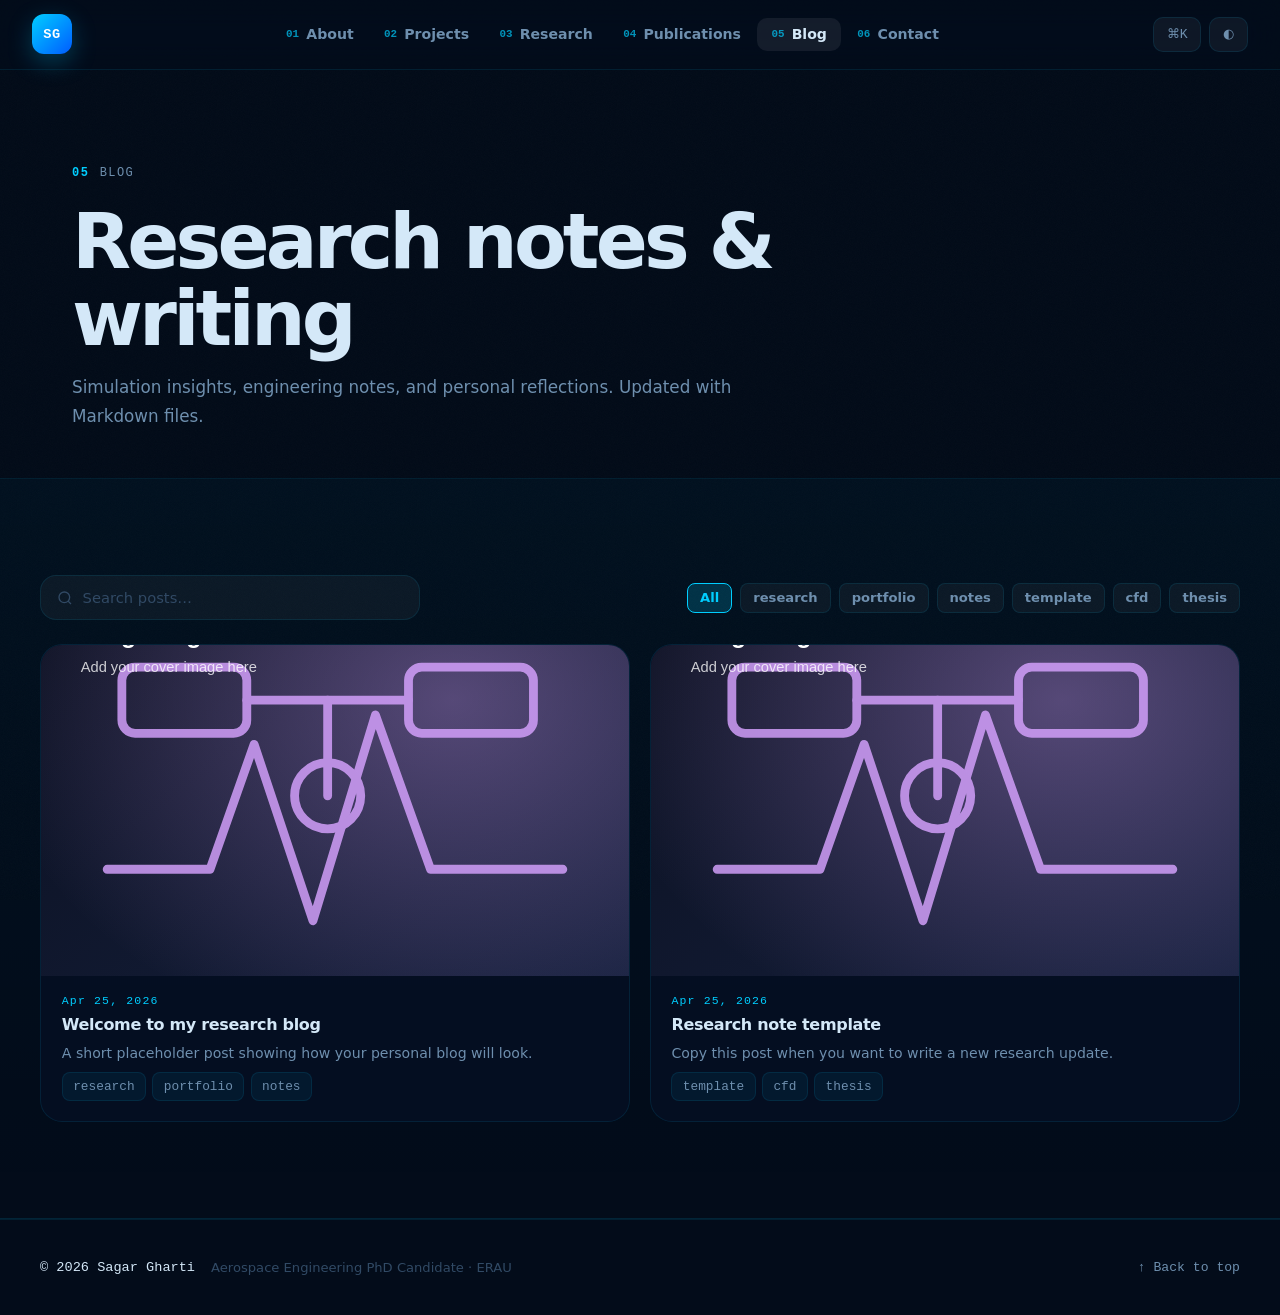
<file: blog.html>
<!doctype html>
<html lang="en">
<head>
  <meta charset="utf-8" />
  <meta name="viewport" content="width=device-width, initial-scale=1" />
  <meta name="description" content="Sagar Gharti – research notes, simulation insights, and engineering writing." />
  <title>Blog | Sagar Gharti</title>
  <link rel="icon" href="assets/images/profile-placeholder.svg" />
  <link rel="preconnect" href="https://fonts.googleapis.com" />
  <link rel="preconnect" href="https://fonts.gstatic.com" crossorigin />
  <link href="https://fonts.googleapis.com/css2?family=Outfit:wght@400;600;700;800family=Syne:wght@400;600;700;800&family=JetBrains+Monofamily=JetBrains+Mono:wght@400;500;700&display=swap" rel="stylesheet" />
  <link rel="stylesheet" href="styles.css" />
</head>
<body data-page="blog">
  <div class="progress-bar" id="progressBar"></div>
  <canvas class="flow-canvas" id="heroCanvas" aria-hidden="true"></canvas>
  <div class="noise-overlay" aria-hidden="true"></div>

  <header class="site-header" id="top">
    <a class="brand" href="index.html" aria-label="Go to home"><span class="brand-mark">SG</span></a>
    <nav class="nav" id="navMenu" aria-label="Main navigation">
      <a href="index.html#about" class="nav-link"><span class="nav-num">01</span>About</a>
      <a href="index.html#projects" class="nav-link"><span class="nav-num">02</span>Projects</a>
      <a href="index.html#research" class="nav-link"><span class="nav-num">03</span>Research</a>
      <a href="index.html#publications" class="nav-link"><span class="nav-num">04</span>Publications</a>
      <a href="blog.html" class="nav-link active"><span class="nav-num">05</span>Blog</a>
      <a href="index.html#contact" class="nav-link"><span class="nav-num">06</span>Contact</a>
    </nav>
    <div class="header-actions">
      <button class="cmd-btn" id="commandOpen" aria-label="Open command palette">⌘K</button>
      <button class="theme-btn" id="themeToggle" aria-label="Toggle theme">◐</button>
      <button class="menu-button" id="menuButton" aria-label="Open menu"><span></span><span></span><span></span></button>
    </div>
  </header>

  <main>
    <div class="section-pad subhero">
      <div class="section-label reveal"><span class="section-num">05</span><span>Blog</span></div>
      <h1 class="reveal">Research notes &amp; writing</h1>
      <p class="reveal">Simulation insights, engineering notes, and personal reflections. Updated with Markdown files.</p>
    </div>

    <section class="section section-pad section-alt">
      <div class="toolbar reveal">
        <label class="search-box">
          <svg width="16" height="16" viewBox="0 0 24 24" fill="none" stroke="currentColor" stroke-width="2"><circle cx="11" cy="11" r="8"/><line x1="21" y1="21" x2="16.65" y2="16.65"/></svg>
          <input id="blogSearch" type="search" placeholder="Search posts…" />
        </label>
        <div class="filter-chips" id="blogFilters"></div>
      </div>
      <div class="blog-grid large reveal" id="blogList"></div>
    </section>
  </main>

  <footer class="site-footer">
    <div class="footer-inner">
      <p class="footer-copy mono">© <span id="year"></span> Sagar Gharti</p>
      <p class="footer-sub">Aerospace Engineering PhD Candidate · ERAU</p>
      <a class="back-top" href="#top">↑ Back to top</a>
    </div>
  </footer>

  <div class="command-palette" id="commandPalette" aria-hidden="true">
    <div class="command-box">
      <div class="command-head"><span class="mono">Quick navigation</span><button id="commandClose" aria-label="Close">ESC</button></div>
      <input id="commandSearch" type="search" placeholder="Type: projects, blog, contact, CV…" autocomplete="off" />
      <div class="command-results" id="commandResults"></div>
    </div>
  </div>

  <script src="script.js"></script>
</body>
</html>
</file>
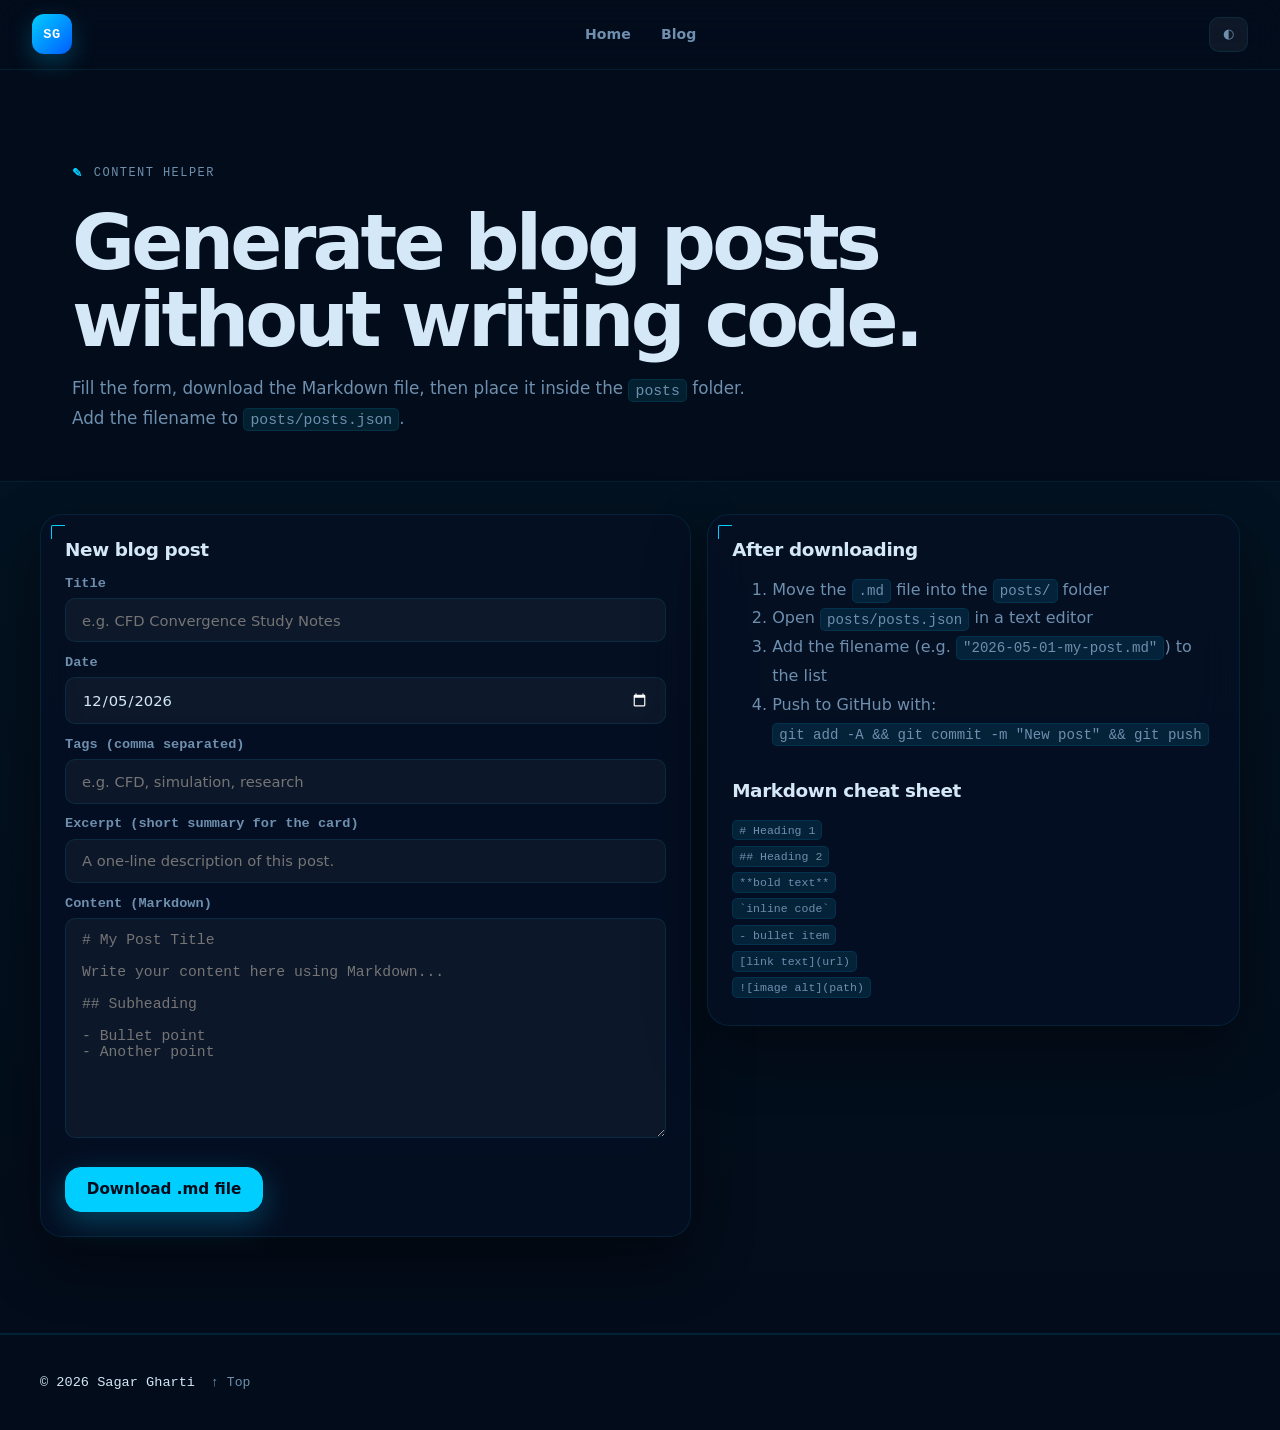
<file: content-editor.html>
<!doctype html>
<html lang="en">
<head>
  <meta charset="utf-8" />
  <meta name="viewport" content="width=device-width, initial-scale=1" />
  <title>Content helper | Sagar Gharti Portfolio</title>
  <link rel="icon" href="assets/images/profile-placeholder.svg" />
  <link rel="preconnect" href="https://fonts.googleapis.com" />
  <link rel="preconnect" href="https://fonts.gstatic.com" crossorigin />
  <link href="https://fonts.googleapis.com/css2?family=Outfit:wght@400;600;700;800family=Syne:wght@400;600;700;800&family=JetBrains+Monofamily=JetBrains+Mono:wght@400;500;700&display=swap" rel="stylesheet" />
  <link rel="stylesheet" href="styles.css" />
</head>
<body data-page="editor">
  <header class="site-header" id="top">
    <a class="brand" href="index.html"><span class="brand-mark">SG</span></a>
    <nav class="nav" id="navMenu">
      <a href="index.html" class="nav-link">Home</a>
      <a href="blog.html" class="nav-link">Blog</a>
    </nav>
    <div class="header-actions">
      <button class="theme-btn" id="themeToggle">◐</button>
      <button class="menu-button" id="menuButton"><span></span><span></span><span></span></button>
    </div>
  </header>

  <main>
    <div class="section-pad subhero">
      <div class="section-label reveal"><span class="section-num">✎</span><span>Content helper</span></div>
      <h1 class="reveal">Generate blog posts<br>without writing code.</h1>
      <p class="reveal">Fill the form, download the Markdown file, then place it inside the <code>posts</code> folder. Add the filename to <code>posts/posts.json</code>.</p>
    </div>

    <section class="section section-pad section-alt" style="padding-top:2rem;">
      <div class="editor-grid">
        <form id="postGenerator" class="glass-card editor-card">
          <div class="card-corner card-corner-tl"></div>
          <h3>New blog post</h3>
          <label>
            Title
            <input name="title" type="text" placeholder="e.g. CFD Convergence Study Notes" required />
          </label>
          <label>
            Date
            <input name="date" type="date" />
          </label>
          <label>
            Tags (comma separated)
            <input name="tags" type="text" placeholder="e.g. CFD, simulation, research" />
          </label>
          <label>
            Excerpt (short summary for the card)
            <input name="excerpt" type="text" placeholder="A one-line description of this post." />
          </label>
          <label>
            Content (Markdown)
            <textarea name="content" rows="12" placeholder="# My Post Title&#10;&#10;Write your content here using Markdown...&#10;&#10;## Subheading&#10;&#10;- Bullet point&#10;- Another point"></textarea>
          </label>
          <button class="btn btn-primary" type="submit" style="margin-top:1rem;">Download .md file</button>
        </form>

        <div class="glass-card editor-card">
          <div class="card-corner card-corner-tl"></div>
          <h3>After downloading</h3>
          <ol>
            <li>Move the <code>.md</code> file into the <code>posts/</code> folder</li>
            <li>Open <code>posts/posts.json</code> in a text editor</li>
            <li>Add the filename (e.g. <code>"2026-05-01-my-post.md"</code>) to the list</li>
            <li>Push to GitHub with:<br><code>git add -A && git commit -m "New post" && git push</code></li>
          </ol>

          <h3 style="margin-top:2rem;">Markdown cheat sheet</h3>
          <div style="font-family:var(--font-m);font-size:0.82rem;color:var(--text-dim);line-height:2;">
            <code># Heading 1</code><br>
            <code>## Heading 2</code><br>
            <code>**bold text**</code><br>
            <code>`inline code`</code><br>
            <code>- bullet item</code><br>
            <code>[link text](url)</code><br>
            <code>![image alt](path)</code><br>
          </div>
        </div>
      </div>
    </section>
  </main>

  <footer class="site-footer">
    <div class="footer-inner">
      <p class="footer-copy mono">© <span id="year"></span> Sagar Gharti</p>
      <a class="back-top" href="#top">↑ Top</a>
    </div>
  </footer>

  <script src="script.js"></script>
</body>
</html>
</file>
<file: styles.css>
/* ═══════════════════════════════════════════════════════
   SAGAR GHARTI — PORTFOLIO STYLESHEET
   Aesthetic: CFD Flow Field · Precision Engineering
   ═══════════════════════════════════════════════════════ */

/* ── Tokens ──────────────────────────────────────────── */
:root {
  color-scheme: dark;
  --bg:           #030c1a;
  --bg-alt:       #050f22;
  --surface:      rgba(5, 15, 36, 0.82);
  --surface-s:    rgba(5, 15, 36, 0.96);
  --border:       rgba(0, 200, 255, 0.1);
  --border-hi:    rgba(0, 200, 255, 0.32);
  --text:         #d4e8f8;
  --text-dim:     #6e8fae;
  --text-faint:   #314a65;
  --cyan:         #00ceff;
  --cyan-glow:    rgba(0, 206, 255, 0.18);
  --gold:         #f5a623;
  --gold-glow:    rgba(245, 166, 35, 0.15);
  --green:        #00e8a4;
  --danger:       #ff4d6a;
  --glow:         0 0 40px rgba(0, 206, 255, 0.14);
  --shadow:       0 24px 60px rgba(0, 0, 0, 0.45);
  --r-xl:         22px;
  --r-lg:         16px;
  --r-md:         10px;
  --max:          1200px;
  --font-d:       'Syne', system-ui, sans-serif;
  --font-m:       'JetBrains Mono', 'Courier New', monospace;
}

body.light {
  color-scheme: light;
  --bg:           #f0f5ff;
  --bg-alt:       #e6eeff;
  --surface:      rgba(255, 255, 255, 0.85);
  --surface-s:    rgba(255, 255, 255, 0.97);
  --border:       rgba(0, 100, 160, 0.12);
  --border-hi:    rgba(0, 100, 180, 0.35);
  --text:         #0d1f3c;
  --text-dim:     #3d5a7a;
  --text-faint:   #8aabcc;
  --glow:         0 0 40px rgba(0, 120, 200, 0.1);
  --shadow:       0 24px 60px rgba(0, 60, 120, 0.12);
}

/* ── Reset ───────────────────────────────────────────── */
*, *::before, *::after { box-sizing: border-box; }
html { scroll-behavior: smooth; }
body {
  margin: 0;
  font-family: var(--font-d);
  background: var(--bg);
  color: var(--text);
  min-height: 100vh;
  overflow-x: hidden;
  -webkit-font-smoothing: antialiased;
}
a { color: inherit; text-decoration: none; }
img { max-width: 100%; display: block; }
button { font-family: inherit; }

/* ── Background effects ──────────────────────────────── */
.flow-canvas {
  position: fixed;
  inset: 0;
  width: 100%;
  height: 100%;
  pointer-events: none;
  opacity: 0.4;
  z-index: -2;
}
.noise-overlay {
  position: fixed;
  inset: 0;
  z-index: -1;
  pointer-events: none;
  opacity: 0.025;
  background-image: url("data:image/svg+xml,%3Csvg viewBox='0 0 256 256' xmlns='http://www.w3.org/2000/svg'%3E%3Cfilter id='n'%3E%3CfeTurbulence type='fractalNoise' baseFrequency='0.9' numOctaves='4' stitchTiles='stitch'/%3E%3C/filter%3E%3Crect width='100%25' height='100%25' filter='url(%23n)'/%3E%3C/svg%3E");
  background-size: 200px 200px;
}

/* ── Progress bar ────────────────────────────────────── */
.progress-bar {
  position: fixed;
  top: 0; left: 0;
  height: 2px;
  width: 0;
  z-index: 999;
  background: linear-gradient(90deg, var(--cyan), var(--gold));
  transition: width 0.1s linear;
}

/* ── Corner bracket decorations ──────────────────────── */
.card-corner {
  position: absolute;
  width: 14px;
  height: 14px;
  pointer-events: none;
}
.card-corner-tl { top: 10px; left: 10px; border-top: 1.5px solid var(--cyan); border-left: 1.5px solid var(--cyan); border-radius: 2px 0 0 0; }
.card-corner-br { bottom: 10px; right: 10px; border-bottom: 1.5px solid var(--cyan); border-right: 1.5px solid var(--cyan); border-radius: 0 0 2px 0; }

/* ── Header ──────────────────────────────────────────── */
.site-header {
  position: sticky;
  top: 0;
  z-index: 50;
  display: flex;
  align-items: center;
  justify-content: space-between;
  padding: 0.9rem 2rem;
  max-width: 100%;
  backdrop-filter: blur(20px) saturate(160%);
  background: rgba(3, 12, 26, 0.75);
  border-bottom: 1px solid var(--border);
}
body.light .site-header {
  background: rgba(240, 245, 255, 0.8);
}
.site-header.compact { padding-top: 0.6rem; padding-bottom: 0.6rem; }

.brand {
  display: flex;
  align-items: center;
  gap: 0.75rem;
  font-family: var(--font-m);
  font-weight: 700;
  letter-spacing: 0.05em;
  flex-shrink: 0;
}
.brand-mark {
  width: 40px; height: 40px;
  display: grid; place-items: center;
  border-radius: 12px;
  background: linear-gradient(135deg, var(--cyan), #005cff);
  color: #fff;
  font-size: 0.85rem;
  font-weight: 700;
  letter-spacing: 0.04em;
  box-shadow: 0 8px 24px rgba(0, 206, 255, 0.25);
}

.nav {
  display: flex;
  gap: 0.1rem;
}
.nav-link {
  display: flex;
  align-items: center;
  gap: 0.45rem;
  padding: 0.55rem 0.9rem;
  border-radius: var(--r-md);
  color: var(--text-dim);
  font-size: 0.88rem;
  font-weight: 600;
  transition: color 150ms, background 150ms;
}
.nav-link:hover, .nav-link.active {
  color: var(--text);
  background: rgba(255, 255, 255, 0.07);
}
.nav-num {
  font-family: var(--font-m);
  font-size: 0.68rem;
  color: var(--cyan);
  opacity: 0.7;
}

.header-actions { display: flex; gap: 0.5rem; align-items: center; }

.cmd-btn, .theme-btn {
  display: flex; align-items: center; gap: 0.35rem;
  border: 1px solid var(--border);
  background: rgba(255, 255, 255, 0.05);
  color: var(--text-dim);
  border-radius: var(--r-md);
  padding: 0.55rem 0.8rem;
  cursor: pointer;
  font-family: var(--font-m);
  font-size: 0.82rem;
  transition: border-color 150ms, color 150ms;
}
.cmd-btn:hover, .theme-btn:hover { border-color: var(--border-hi); color: var(--cyan); }

.menu-button {
  display: none;
  flex-direction: column;
  gap: 4px;
  padding: 0.6rem;
  border: 1px solid var(--border);
  background: transparent;
  border-radius: var(--r-md);
  cursor: pointer;
}
.menu-button span { display: block; width: 18px; height: 1.5px; background: var(--text); transition: 200ms; }

/* ── Typography helpers ──────────────────────────────── */
.mono { font-family: var(--font-m); }
.gradient-text {
  background: linear-gradient(90deg, var(--cyan), var(--gold) 80%);
  -webkit-background-clip: text;
  color: transparent;
}

/* ── Section scaffolding ─────────────────────────────── */
.section-pad { max-width: var(--max); margin: 0 auto; padding: 6rem 2rem; }

.section-alt {
  max-width: none;
  background: linear-gradient(180deg, rgba(0, 206, 255, 0.03) 0%, transparent 100%);
  border-block: 1px solid var(--border);
}
.section-alt > * { max-width: var(--max); margin-left: auto; margin-right: auto; }
.section-alt.section-pad { max-width: none; }
.section-alt.section-pad > *:not(.section-label):not(.section-heading):not(.toolbar):not(div) {
  max-width: var(--max);
}

.section-label {
  display: flex;
  align-items: center;
  gap: 0.65rem;
  font-family: var(--font-m);
  font-size: 0.75rem;
  font-weight: 500;
  color: var(--text-dim);
  letter-spacing: 0.12em;
  text-transform: uppercase;
  margin-bottom: 1.5rem;
}
.section-num {
  color: var(--cyan);
  font-weight: 700;
}

.section-heading { max-width: 760px; margin-bottom: 2.5rem; }
.section-heading h2 {
  margin: 0 0 1rem;
  font-size: clamp(2.2rem, 4.5vw, 3.8rem);
  font-weight: 800;
  letter-spacing: -0.04em;
  line-height: 1.05;
}
.section-heading p { color: var(--text-dim); line-height: 1.75; margin: 0; font-size: 1.05rem; }

/* ── Hero ────────────────────────────────────────────── */
.hero {
  min-height: calc(100svh - 66px);
  display: grid;
  grid-template-columns: 1.15fr 0.85fr;
  gap: 3rem;
  align-items: center;
  padding-top: 5rem;
  padding-bottom: 5rem;
}

.hero-content { display: flex; flex-direction: column; gap: 0; }

.hero-eyebrow {
  display: flex;
  align-items: center;
  gap: 0.7rem;
  margin-bottom: 1.2rem;
  font-family: var(--font-m);
  font-size: 0.78rem;
  color: var(--cyan);
  letter-spacing: 0.1em;
}
.eyebrow-dot {
  width: 6px; height: 6px;
  border-radius: 50%;
  background: var(--cyan);
  box-shadow: 0 0 8px var(--cyan);
  animation: pulse-dot 2s infinite;
}
@keyframes pulse-dot {
  0%, 100% { opacity: 1; box-shadow: 0 0 8px var(--cyan); }
  50% { opacity: 0.5; box-shadow: 0 0 2px var(--cyan); }
}

.hero-title { margin: 0; display: flex; flex-direction: column; }
.name-line {
  font-size: clamp(3.5rem, 8vw, 7.5rem);
  font-weight: 800;
  letter-spacing: -0.065em;
  line-height: 0.9;
  margin-bottom: 0.15em;
}
.role-line {
  font-size: clamp(1.8rem, 4vw, 3.8rem);
  font-weight: 700;
  letter-spacing: -0.04em;
  line-height: 1;
  min-height: 1.2em;
}
.cursor-blink {
  color: var(--cyan);
  animation: blink 1s step-end infinite;
  font-weight: 300;
}
@keyframes blink { 50% { opacity: 0; } }

.hero-lede {
  color: var(--text-dim);
  font-size: 1.12rem;
  line-height: 1.75;
  max-width: 580px;
  margin: 1.6rem 0 0;
}

.hero-actions {
  display: flex;
  flex-wrap: wrap;
  gap: 0.75rem;
  margin-top: 2rem;
}

/* ── Hero card ───────────────────────────────────────── */
.hero-card {
  position: relative;
  border: 1px solid var(--border);
  border-radius: var(--r-xl);
  background: var(--surface);
  box-shadow: var(--shadow), inset 0 0 0 1px rgba(255,255,255,0.03);
  backdrop-filter: blur(24px);
  overflow: hidden;
  transition: transform 300ms ease, box-shadow 300ms ease;
}
.hero-card:hover {
  transform: translateY(-4px);
  box-shadow: var(--shadow), var(--glow);
}

.profile-img-frame {
  border-radius: var(--r-xl) var(--r-xl) 0 0;
  overflow: hidden;
  border-bottom: 1px solid var(--border);
  background: rgba(255,255,255,0.03);
}
.profile-img-frame img {
  width: 100%;
  aspect-ratio: 4/3;
  object-fit: cover;
}

.profile-body { padding: 1.4rem 1.5rem 1.5rem; }
.profile-status {
  display: flex;
  align-items: center;
  gap: 0.5rem;
  margin: 0 0 0.5rem;
  font-family: var(--font-m);
  font-size: 0.75rem;
  color: var(--green);
  letter-spacing: 0.06em;
}
.status-dot {
  width: 7px; height: 7px;
  border-radius: 50%;
  background: var(--green);
  box-shadow: 0 0 8px var(--green);
  animation: pulse-dot 2.4s infinite;
  flex-shrink: 0;
}

.profile-name { margin: 0; font-size: 1.55rem; font-weight: 800; letter-spacing: -0.03em; }
.profile-school { margin: 0.3rem 0 0; color: var(--text-dim); font-size: 0.92rem; }
.profile-divider { height: 1px; background: var(--border); margin: 1rem 0; }
.profile-links { display: flex; gap: 0.6rem; }
.profile-link {
  flex: 1;
  display: flex;
  align-items: center;
  justify-content: center;
  gap: 0.4rem;
  padding: 0.6rem;
  border: 1px solid var(--border);
  border-radius: var(--r-md);
  background: rgba(255,255,255,0.04);
  color: var(--text-dim);
  font-size: 0.85rem;
  font-weight: 600;
  transition: border-color 150ms, color 150ms, background 150ms;
}
.profile-link:hover { border-color: var(--border-hi); color: var(--cyan); background: var(--cyan-glow); }

/* ── Buttons ─────────────────────────────────────────── */
.btn {
  display: inline-flex;
  align-items: center;
  gap: 0.4rem;
  border-radius: var(--r-lg);
  padding: 0.8rem 1.3rem;
  font-family: var(--font-d);
  font-weight: 700;
  font-size: 0.95rem;
  border: 1px solid transparent;
  cursor: pointer;
  transition: transform 160ms ease, box-shadow 160ms ease, background 160ms ease, border-color 160ms ease;
  white-space: nowrap;
}
.btn:hover { transform: translateY(-2px); }

.btn-primary {
  background: var(--cyan);
  color: #020c1a;
  border-color: var(--cyan);
  box-shadow: 0 10px 30px rgba(0, 206, 255, 0.28);
}
.btn-primary:hover { box-shadow: 0 14px 40px rgba(0, 206, 255, 0.4); }

.btn-outline {
  border-color: var(--border-hi);
  color: var(--text);
  background: transparent;
}
.btn-outline:hover { border-color: var(--cyan); color: var(--cyan); background: var(--cyan-glow); }

.btn-ghost {
  color: var(--text-dim);
  background: transparent;
  border-color: var(--border);
}
.btn-ghost:hover { color: var(--text); border-color: var(--border-hi); background: rgba(255,255,255,0.05); }

/* ── Stats strip ─────────────────────────────────────── */
.stats-strip {
  max-width: var(--max);
  margin: 0 auto;
  padding: 0 2rem 3rem;
  display: grid;
  grid-template-columns: repeat(4, 1fr);
  gap: 1rem;
}
.stat-card {
  position: relative;
  border: 1px solid var(--border);
  background: var(--surface);
  border-radius: var(--r-lg);
  padding: 1.3rem 1.4rem;
  backdrop-filter: blur(10px);
  overflow: hidden;
}
.stat-card::before {
  content: '';
  position: absolute;
  top: 0; left: 0; right: 0;
  height: 2px;
  background: linear-gradient(90deg, var(--cyan), transparent);
}
.stat-card strong {
  display: block;
  font-size: 1.35rem;
  font-weight: 800;
  letter-spacing: -0.02em;
  color: var(--text);
  margin-bottom: 0.3rem;
}
.stat-card span { color: var(--text-dim); font-size: 0.85rem; font-family: var(--font-m); }

/* ── Glass cards ─────────────────────────────────────── */
.glass-card {
  position: relative;
  border: 1px solid var(--border);
  background: var(--surface);
  border-radius: var(--r-xl);
  box-shadow: var(--shadow);
  backdrop-filter: blur(20px);
  padding: 1.8rem;
  transition: border-color 220ms ease;
}
.glass-card:hover { border-color: var(--border-hi); }
.glass-card h3 {
  margin: 0 0 1rem;
  font-size: 1.15rem;
  font-weight: 700;
  letter-spacing: -0.02em;
  color: var(--text);
}

/* ── About grid ──────────────────────────────────────── */
.about-grid { display: grid; grid-template-columns: 1.05fr 0.95fr; gap: 1.2rem; }
.glass-card p { color: var(--text-dim); line-height: 1.75; margin: 0 0 1rem; }

.course-tags { display: flex; flex-wrap: wrap; gap: 0.5rem; margin-top: 0.5rem; }
.tag {
  display: inline-flex;
  align-items: center;
  border-radius: 8px;
  padding: 0.35rem 0.65rem;
  border: 1px solid var(--border);
  background: rgba(0, 206, 255, 0.06);
  color: var(--text-dim);
  font-size: 0.8rem;
  font-family: var(--font-m);
}

.skill-groups { display: flex; flex-direction: column; gap: 0; }
.skill-group { padding: 0.9rem 0; border-top: 1px solid var(--border); }
.skill-group:first-child { border-top: none; padding-top: 0; }
.skill-group strong {
  display: block;
  margin-bottom: 0.6rem;
  font-size: 0.78rem;
  font-family: var(--font-m);
  color: var(--cyan);
  letter-spacing: 0.08em;
  text-transform: uppercase;
}
.tag-row { display: flex; flex-wrap: wrap; gap: 0.4rem; }

/* ── Toolbar ─────────────────────────────────────────── */
.toolbar {
  display: flex;
  gap: 1rem;
  align-items: center;
  justify-content: space-between;
  margin-bottom: 1.5rem;
}
.search-box {
  display: flex;
  align-items: center;
  gap: 0.6rem;
  border: 1px solid var(--border);
  background: rgba(255,255,255,0.04);
  border-radius: var(--r-lg);
  padding: 0 1rem;
  min-width: min(380px, 100%);
  transition: border-color 150ms;
}
.search-box:focus-within { border-color: var(--border-hi); }
.search-box svg { color: var(--text-faint); flex-shrink: 0; }
.search-box input {
  width: 100%;
  border: none;
  background: transparent;
  color: var(--text);
  font-family: var(--font-d);
  font-size: 0.92rem;
  padding: 0.8rem 0;
  outline: none;
}
.search-box input::placeholder { color: var(--text-faint); }

.filter-chips { display: flex; flex-wrap: wrap; gap: 0.5rem; }
.chip {
  display: inline-flex;
  align-items: center;
  border-radius: 8px;
  padding: 0.4rem 0.75rem;
  border: 1px solid var(--border);
  background: rgba(255,255,255,0.04);
  color: var(--text-dim);
  font-size: 0.82rem;
  font-weight: 600;
  cursor: pointer;
  transition: border-color 150ms, color 150ms, background 150ms;
}
.chip:hover { border-color: var(--border-hi); color: var(--text); }
.chip.active {
  border-color: var(--cyan);
  color: var(--cyan);
  background: var(--cyan-glow);
}

/* ── Project grid ────────────────────────────────────── */
.project-grid {
  display: grid;
  grid-template-columns: repeat(3, 1fr);
  gap: 1.2rem;
}
.project-card {
  position: relative;
  border: 1px solid var(--border);
  background: var(--surface);
  border-radius: var(--r-xl);
  overflow: hidden;
  display: flex;
  flex-direction: column;
  cursor: pointer;
  transition: transform 220ms ease, border-color 220ms ease, box-shadow 220ms ease;
}
.project-card:hover {
  transform: translateY(-6px);
  border-color: var(--border-hi);
  box-shadow: var(--glow);
}
.project-card-img {
  position: relative;
  overflow: hidden;
}
.project-card-img img {
  width: 100%;
  aspect-ratio: 16/10;
  object-fit: cover;
  transition: transform 400ms ease;
}
.project-card:hover .project-card-img img { transform: scale(1.04); }
.project-card-overlay {
  position: absolute;
  inset: 0;
  background: linear-gradient(to top, rgba(3, 12, 26, 0.85), transparent 50%);
  display: flex;
  align-items: flex-end;
  padding: 1rem;
  opacity: 0;
  transition: opacity 220ms ease;
}
.project-card:hover .project-card-overlay { opacity: 1; }
.project-card-overlay span {
  font-size: 0.82rem;
  font-family: var(--font-m);
  color: var(--cyan);
  letter-spacing: 0.08em;
}
.project-body {
  padding: 1.2rem 1.3rem 1.3rem;
  display: flex;
  flex-direction: column;
  gap: 0.55rem;
  flex: 1;
}
.project-body h3 {
  margin: 0;
  font-size: 1rem;
  font-weight: 700;
  letter-spacing: -0.02em;
  line-height: 1.3;
}
.project-body p {
  margin: 0;
  color: var(--text-dim);
  font-size: 0.88rem;
  line-height: 1.55;
}
.project-meta {
  display: flex;
  justify-content: space-between;
  align-items: center;
  margin-top: auto;
  padding-top: 0.5rem;
  border-top: 1px solid var(--border);
  color: var(--text-faint);
  font-family: var(--font-m);
  font-size: 0.75rem;
}
.project-meta-arrow { color: var(--cyan); }

/* ── Research map ────────────────────────────────────── */
.research-map {
  display: grid;
  grid-template-columns: repeat(3, 1fr);
  gap: 1rem;
}
.research-node {
  display: flex;
  align-items: center;
  gap: 0.75rem;
  min-height: 80px;
  padding: 1.2rem 1.5rem;
  border-radius: var(--r-xl);
  border: 1px solid var(--border);
  background: var(--surface);
  color: var(--text-dim);
  font-family: var(--font-d);
  font-size: 0.95rem;
  font-weight: 600;
  cursor: pointer;
  transition: border-color 200ms, color 200ms, background 200ms, transform 200ms, box-shadow 200ms;
  text-align: left;
}
.research-node:hover {
  border-color: var(--border-hi);
  color: var(--text);
  background: var(--cyan-glow);
  transform: translateY(-3px);
  box-shadow: var(--glow);
}
.research-node.active {
  border-color: var(--cyan);
  color: var(--cyan);
  background: var(--cyan-glow);
}
.node-icon {
  font-size: 1.2rem;
  color: var(--cyan);
  flex-shrink: 0;
}

/* ── Timeline ────────────────────────────────────────── */
.timeline {
  position: relative;
  display: flex;
  flex-direction: column;
  gap: 1.2rem;
  padding-left: 2.5rem;
}
.timeline::before {
  content: '';
  position: absolute;
  left: 0;
  top: 8px;
  bottom: 8px;
  width: 1px;
  background: linear-gradient(180deg, var(--cyan), transparent);
}
.timeline-item { position: relative; }
.timeline-dot {
  position: absolute;
  left: -2.5rem;
  top: 1.2rem;
  width: 10px; height: 10px;
  border-radius: 50%;
  background: var(--cyan);
  box-shadow: 0 0 12px rgba(0, 206, 255, 0.5);
  transform: translateX(calc(-50% + 0.5px));
}
.timeline-card {
  border: 1px solid var(--border);
  background: var(--surface);
  border-radius: var(--r-lg);
  padding: 1.4rem 1.5rem;
  backdrop-filter: blur(12px);
  transition: border-color 220ms ease;
}
.timeline-card:hover { border-color: var(--border-hi); }
.timeline-card-top {
  display: flex;
  align-items: flex-start;
  justify-content: space-between;
  gap: 1rem;
  margin-bottom: 0.4rem;
}
.timeline-card h3 {
  margin: 0;
  font-size: 1.1rem;
  font-weight: 700;
  letter-spacing: -0.02em;
}
.timeline-period {
  font-family: var(--font-m);
  font-size: 0.72rem;
  color: var(--cyan);
  letter-spacing: 0.08em;
  white-space: nowrap;
  padding: 0.3rem 0.6rem;
  border: 1px solid rgba(0, 206, 255, 0.2);
  border-radius: 6px;
  flex-shrink: 0;
}
.timeline-org {
  color: var(--text-dim);
  font-size: 0.9rem;
  margin: 0 0 0.8rem;
}
.timeline-card ul {
  margin: 0;
  padding-left: 1.2rem;
  color: var(--text-dim);
  font-size: 0.9rem;
  line-height: 1.75;
}

/* ── Education grid ──────────────────────────────────── */
.edu-grid {
  display: grid;
  grid-template-columns: repeat(3, 1fr);
  gap: 1.2rem;
}
.edu-card {
  position: relative;
  border: 1px solid var(--border);
  background: var(--surface);
  border-radius: var(--r-xl);
  padding: 1.5rem;
  backdrop-filter: blur(12px);
  transition: border-color 220ms ease;
}
.edu-card:hover { border-color: var(--border-hi); }
.edu-card::before {
  content: '';
  position: absolute;
  top: 0; left: 0; right: 0;
  height: 2px;
  border-radius: var(--r-xl) var(--r-xl) 0 0;
  background: linear-gradient(90deg, var(--cyan), var(--gold));
}
.edu-period {
  font-family: var(--font-m);
  font-size: 0.72rem;
  color: var(--cyan);
  letter-spacing: 0.1em;
  margin: 0 0 0.75rem;
}
.edu-degree {
  font-size: 1rem;
  font-weight: 800;
  letter-spacing: -0.02em;
  margin: 0 0 0.3rem;
  line-height: 1.25;
}
.edu-school {
  color: var(--text-dim);
  font-size: 0.88rem;
  margin: 0 0 0.75rem;
}
.edu-note {
  color: var(--text-faint);
  font-size: 0.82rem;
  line-height: 1.6;
  margin: 0;
  font-family: var(--font-m);
}

/* ── Publications ────────────────────────────────────── */
.publication-list { display: flex; flex-direction: column; gap: 1rem; }
.publication-card {
  display: grid;
  grid-template-columns: 1fr auto;
  gap: 1.5rem;
  align-items: center;
  border: 1px solid var(--border);
  background: var(--surface);
  border-radius: var(--r-lg);
  padding: 1.3rem 1.5rem;
  backdrop-filter: blur(12px);
  transition: border-color 220ms ease;
}
.publication-card:hover { border-color: var(--border-hi); }
.pub-type {
  font-family: var(--font-m);
  font-size: 0.68rem;
  font-weight: 700;
  color: var(--gold);
  letter-spacing: 0.14em;
  text-transform: uppercase;
  margin-bottom: 0.4rem;
}
.publication-card h3 {
  margin: 0 0 0.4rem;
  font-size: 1rem;
  font-weight: 700;
  letter-spacing: -0.02em;
}
.publication-card p { margin: 0; color: var(--text-dim); font-size: 0.88rem; }

/* ── Blog grid ───────────────────────────────────────── */
.blog-grid {
  display: grid;
  grid-template-columns: repeat(3, 1fr);
  gap: 1.2rem;
  margin-bottom: 0;
}
.blog-grid.large { grid-template-columns: repeat(2, 1fr); }
.blog-card {
  border: 1px solid var(--border);
  background: var(--surface);
  border-radius: var(--r-xl);
  overflow: hidden;
  backdrop-filter: blur(12px);
  transition: transform 220ms ease, border-color 220ms ease, box-shadow 220ms ease;
}
.blog-card:hover {
  transform: translateY(-5px);
  border-color: var(--border-hi);
  box-shadow: var(--glow);
}
.blog-card img { width: 100%; aspect-ratio: 16/9; object-fit: cover; }
.blog-card-body { padding: 1.1rem 1.3rem 1.3rem; }
.blog-date {
  font-family: var(--font-m);
  font-size: 0.72rem;
  color: var(--cyan);
  letter-spacing: 0.1em;
  margin-bottom: 0.5rem;
}
.blog-card-body h3 {
  margin: 0 0 0.4rem;
  font-size: 1rem;
  font-weight: 700;
  letter-spacing: -0.02em;
  line-height: 1.3;
}
.blog-card-body p { color: var(--text-dim); line-height: 1.6; font-size: 0.88rem; margin: 0; }

/* ── Contact card ────────────────────────────────────── */
.contact-card {
  position: relative;
  border: 1px solid var(--border);
  background: var(--surface);
  border-radius: var(--r-xl);
  padding: 0;
  overflow: hidden;
  display: grid;
  grid-template-columns: 1fr 0.45fr;
  max-width: 900px;
  margin: 0 auto;
  box-shadow: var(--shadow);
}
.contact-inner {
  padding: clamp(2rem, 5vw, 3.5rem);
}
.contact-inner h2 {
  font-size: clamp(1.8rem, 4vw, 3rem);
  font-weight: 800;
  letter-spacing: -0.04em;
  line-height: 1.1;
  margin: 0 0 1rem;
}
.contact-inner p { color: var(--text-dim); line-height: 1.7; margin: 0 0 1.8rem; }
.contact-deco {
  background:
    repeating-linear-gradient(0deg, var(--border) 0px, var(--border) 1px, transparent 1px, transparent 28px),
    repeating-linear-gradient(90deg, var(--border) 0px, var(--border) 1px, transparent 1px, transparent 28px);
  background-color: rgba(0, 206, 255, 0.03);
}

/* ── Footer ──────────────────────────────────────────── */
.site-footer {
  border-top: 1px solid var(--border);
  padding: 2.5rem 2rem;
}
.footer-inner {
  max-width: var(--max);
  margin: 0 auto;
  display: flex;
  align-items: center;
  gap: 1rem;
  flex-wrap: wrap;
}
.footer-copy { margin: 0; font-family: var(--font-m); font-size: 0.85rem; }
.footer-sub { margin: 0; color: var(--text-faint); font-size: 0.82rem; flex: 1; }
.back-top {
  font-family: var(--font-m);
  font-size: 0.82rem;
  color: var(--text-dim);
  transition: color 150ms;
}
.back-top:hover { color: var(--cyan); }

/* ── Modal ───────────────────────────────────────────── */
.project-modal {
  width: min(980px, calc(100vw - 2rem));
  border: 1px solid var(--border-hi);
  border-radius: var(--r-xl);
  padding: 0;
  background: var(--surface-s);
  color: var(--text);
  box-shadow: var(--shadow), var(--glow);
}
.project-modal::backdrop { background: rgba(2, 6, 16, 0.8); backdrop-filter: blur(8px); }
.modal-close {
  position: absolute;
  top: 1.1rem; right: 1.1rem;
  z-index: 2;
  width: 38px; height: 38px;
  display: grid; place-items: center;
  border: 1px solid var(--border);
  background: rgba(255,255,255,0.06);
  color: var(--text);
  border-radius: 10px;
  cursor: pointer;
  font-size: 1.1rem;
  transition: border-color 150ms, background 150ms;
}
.modal-close:hover { border-color: var(--border-hi); background: rgba(255,255,255,0.12); }
.modal-layout { display: grid; grid-template-columns: 0.9fr 1.1fr; }
.modal-layout img { height: 100%; object-fit: cover; min-height: 420px; border-radius: var(--r-xl) 0 0 var(--r-xl); }
.modal-text { padding: 2.2rem; }
.modal-eyebrow {
  font-family: var(--font-m);
  font-size: 0.72rem;
  color: var(--gold);
  letter-spacing: 0.14em;
  text-transform: uppercase;
  margin-bottom: 0.6rem;
}
.modal-text h2 {
  margin: 0 0 1rem;
  font-size: 1.9rem;
  font-weight: 800;
  letter-spacing: -0.04em;
  line-height: 1.1;
}
.modal-text p, .modal-text li { color: var(--text-dim); line-height: 1.7; font-size: 0.95rem; }
.modal-text h3 { font-size: 0.8rem; font-family: var(--font-m); text-transform: uppercase; letter-spacing: 0.1em; color: var(--text-dim); margin: 1.4rem 0 0.6rem; }
.modal-links { display: flex; flex-wrap: wrap; gap: 0.6rem; margin-top: 0.5rem; }

/* ── Command palette ─────────────────────────────────── */
.command-palette {
  position: fixed;
  inset: 0;
  z-index: 100;
  display: none;
  place-items: start center;
  padding-top: 12vh;
  background: rgba(2, 8, 20, 0.6);
  backdrop-filter: blur(12px);
}
.command-palette.open { display: grid; }
.command-box {
  width: min(640px, calc(100vw - 2rem));
  border: 1px solid var(--border-hi);
  background: var(--surface-s);
  border-radius: var(--r-xl);
  padding: 1.2rem;
  box-shadow: var(--shadow), var(--glow);
}
.command-head {
  display: flex;
  justify-content: space-between;
  align-items: center;
  margin-bottom: 0.8rem;
}
.command-head span {
  font-family: var(--font-m);
  font-size: 0.78rem;
  color: var(--text-dim);
  letter-spacing: 0.08em;
}
.command-head button {
  font-family: var(--font-m);
  font-size: 0.72rem;
  padding: 0.3rem 0.55rem;
  border: 1px solid var(--border);
  border-radius: 6px;
  background: transparent;
  color: var(--text-faint);
  cursor: pointer;
}
.command-box input {
  width: 100%;
  border: 1px solid var(--border);
  background: rgba(255,255,255,0.04);
  color: var(--text);
  border-radius: var(--r-md);
  padding: 0.9rem 1rem;
  font-family: var(--font-d);
  font-size: 0.95rem;
  outline: none;
}
.command-box input:focus { border-color: var(--border-hi); }
.command-results { display: flex; flex-direction: column; gap: 0.3rem; margin-top: 0.8rem; }
.command-item {
  display: flex;
  justify-content: space-between;
  gap: 1rem;
  padding: 0.8rem 0.9rem;
  border-radius: var(--r-md);
  color: var(--text-dim);
  font-size: 0.9rem;
  transition: background 120ms, color 120ms;
  cursor: pointer;
}
.command-item:hover { background: rgba(255,255,255,0.07); color: var(--text); }
.command-item strong { color: var(--text); }
.command-item span { font-size: 0.82rem; color: var(--text-faint); }

/* ── Blog / post page ────────────────────────────────── */
.subhero { padding-top: 6rem; padding-bottom: 3rem; }
.subhero h1 { font-size: clamp(2.5rem, 6vw, 5rem); font-weight: 800; letter-spacing: -0.05em; line-height: 1; max-width: 900px; margin: 0 0 1rem; }
.subhero p { color: var(--text-dim); max-width: 700px; font-size: 1.05rem; line-height: 1.7; margin: 0; }
.post-shell {
  max-width: 800px;
  margin: 0 auto 5rem;
  padding: 2rem;
  border: 1px solid var(--border);
  background: var(--surface);
  border-radius: var(--r-xl);
  backdrop-filter: blur(12px);
}
.post-shell h1 { font-size: clamp(2rem, 5vw, 3.8rem); font-weight: 800; letter-spacing: -0.05em; line-height: 1.05; }
.post-shell h2 { font-size: 1.6rem; margin-top: 2.5rem; }
.post-shell h3 { font-size: 1.2rem; margin-top: 2rem; }
.post-shell p, .post-shell li { color: var(--text-dim); line-height: 1.8; }
.post-shell img { border-radius: var(--r-lg); border: 1px solid var(--border); margin: 1.5rem 0; }
.post-shell code {
  font-family: var(--font-m);
  padding: 0.15rem 0.4rem;
  border-radius: 5px;
  background: rgba(0, 206, 255, 0.1);
  border: 1px solid var(--border);
  font-size: 0.88em;
}
.post-shell pre { background: rgba(0, 206, 255, 0.05); border: 1px solid var(--border); border-radius: var(--r-lg); padding: 1.2rem; overflow-x: auto; }
.post-shell pre code { background: none; border: none; padding: 0; font-size: 0.9rem; }
.post-meta { display: flex; flex-wrap: wrap; gap: 0.5rem; margin-bottom: 1.5rem; align-items: center; }
.post-meta span { color: var(--cyan); font-family: var(--font-m); font-size: 0.8rem; }

/* ── Content editor ──────────────────────────────────── */
.editor-grid { display: grid; grid-template-columns: 1.1fr 0.9fr; gap: 1rem; align-items: start; }
.editor-card { padding: 1.5rem; }
.editor-card label { display: grid; gap: 0.45rem; margin: 0.8rem 0; color: var(--text-dim); font-size: 0.85rem; font-weight: 600; font-family: var(--font-m); }
.editor-card input, .editor-card textarea {
  width: 100%;
  border: 1px solid var(--border);
  background: rgba(255,255,255,0.04);
  color: var(--text);
  border-radius: var(--r-md);
  padding: 0.8rem 1rem;
  font-family: var(--font-d);
  font-size: 0.92rem;
  outline: none;
  transition: border-color 150ms;
}
.editor-card input:focus, .editor-card textarea:focus { border-color: var(--border-hi); }
.editor-card textarea { resize: vertical; font-family: var(--font-m); }
.editor-card ol { color: var(--text-dim); line-height: 1.8; }

/* ── Scroll reveal ───────────────────────────────────── */
.reveal { opacity: 0; transform: translateY(20px); transition: opacity 600ms ease, transform 600ms ease; }
.reveal.visible { opacity: 1; transform: none; }

/* ── Utility ─────────────────────────────────────────── */
.center { text-align: center; }

code {
  font-family: var(--font-m);
  padding: 0.18rem 0.38rem;
  border-radius: 5px;
  background: rgba(0, 206, 255, 0.1);
  border: 1px solid var(--border);
  font-size: 0.88em;
}

/* ── 404 page ────────────────────────────────────────── */
.page-404 { display: flex; flex-direction: column; align-items: center; justify-content: center; min-height: 60vh; text-align: center; gap: 1.5rem; }
.page-404 h1 { font-size: 6rem; font-weight: 800; color: var(--cyan); margin: 0; }

/* ══ RESPONSIVE ═════════════════════════════════════════ */
@media (max-width: 1024px) {
  .hero { grid-template-columns: 1fr; gap: 2.5rem; padding-top: 4rem; }
  .hero-card { max-width: 480px; }
  .about-grid { grid-template-columns: 1fr; }
  .edu-grid { grid-template-columns: repeat(2, 1fr); }
}

@media (max-width: 900px) {
  .nav {
    position: fixed;
    top: 65px;
    left: 1rem; right: 1rem;
    flex-direction: column;
    background: var(--surface-s);
    border: 1px solid var(--border-hi);
    border-radius: var(--r-xl);
    padding: 0.75rem;
    display: none;
    z-index: 49;
    backdrop-filter: blur(24px);
  }
  .nav.open { display: flex; }
  .nav-link { padding: 0.9rem 1rem; border-radius: var(--r-md); }
  .menu-button { display: flex; }
  .project-grid, .research-map { grid-template-columns: repeat(2, 1fr); }
  .contact-card { grid-template-columns: 1fr; }
  .contact-deco { display: none; }
  .modal-layout { grid-template-columns: 1fr; }
  .modal-layout img { border-radius: var(--r-xl) var(--r-xl) 0 0; min-height: 220px; }
  .stats-strip { grid-template-columns: repeat(2, 1fr); }
}

@media (max-width: 640px) {
  .section-pad { padding: 4rem 1.2rem; }
  .hero { padding-top: 2.5rem; padding-bottom: 3rem; }
  .name-line { font-size: clamp(3rem, 14vw, 4.5rem); }
  .role-line { font-size: clamp(1.4rem, 7vw, 2.4rem); }
  .stats-strip, .project-grid, .research-map, .blog-grid, .blog-grid.large, .edu-grid { grid-template-columns: 1fr; }
  .toolbar { flex-direction: column; align-items: stretch; }
  .filter-chips { justify-content: flex-start; }
  .publication-card { grid-template-columns: 1fr; }
  .site-footer { padding: 1.5rem 1.2rem; }
  .footer-inner { flex-direction: column; align-items: flex-start; gap: 0.4rem; }
  .site-header { padding: 0.8rem 1.2rem; }
}

/* Media Gallery Styles */
.media-gallery {
  display: grid;
  grid-template-columns: repeat(auto-fit, minmax(250px, 1fr));
  gap: 12px;
  margin-bottom: 1.5rem;
}

.media-item {
  border-radius: 8px;
  overflow: hidden;
  background: var(--surface);
  border: 1px solid var(--border);
}

.media-item img,
.media-item video {
  width: 100%;
  height: auto;
  display: block;
}

.media-label {
  padding: 10px;
  font-size: 0.9rem;
  color: var(--text-dim);
  font-family: var(--font-m);
  text-align: center;
  border-top: 1px solid var(--border);
  margin: 0;
}

.media-pdf {
  display: flex;
  align-items: center;
  justify-content: center;
  min-height: 150px;
  background: linear-gradient(135deg, var(--surface) 0%, rgba(0, 160, 208, 0.05) 100%);
}

.pdf-link {
  text-decoration: none;
  color: inherit;
  display: flex;
  flex-direction: column;
  align-items: center;
  justify-content: center;
  width: 100%;
  height: 100%;
  padding: 20px;
  text-align: center;
  transition: transform 0.2s ease;
}

.pdf-link:hover {
  transform: scale(1.05);
}

.pdf-icon {
  font-size: 2.5rem;
  margin-bottom: 8px;
}

.pdf-link p {
  margin: 0 0 4px 0;
  font-weight: 600;
  color: var(--cyan);
  font-size: 0.95rem;
}

.pdf-link small {
  color: var(--text-dim);
  font-size: 0.8rem;
}

@media (max-width: 640px) {
  .media-gallery {
    grid-template-columns: 1fr;
  }
}
</file>
